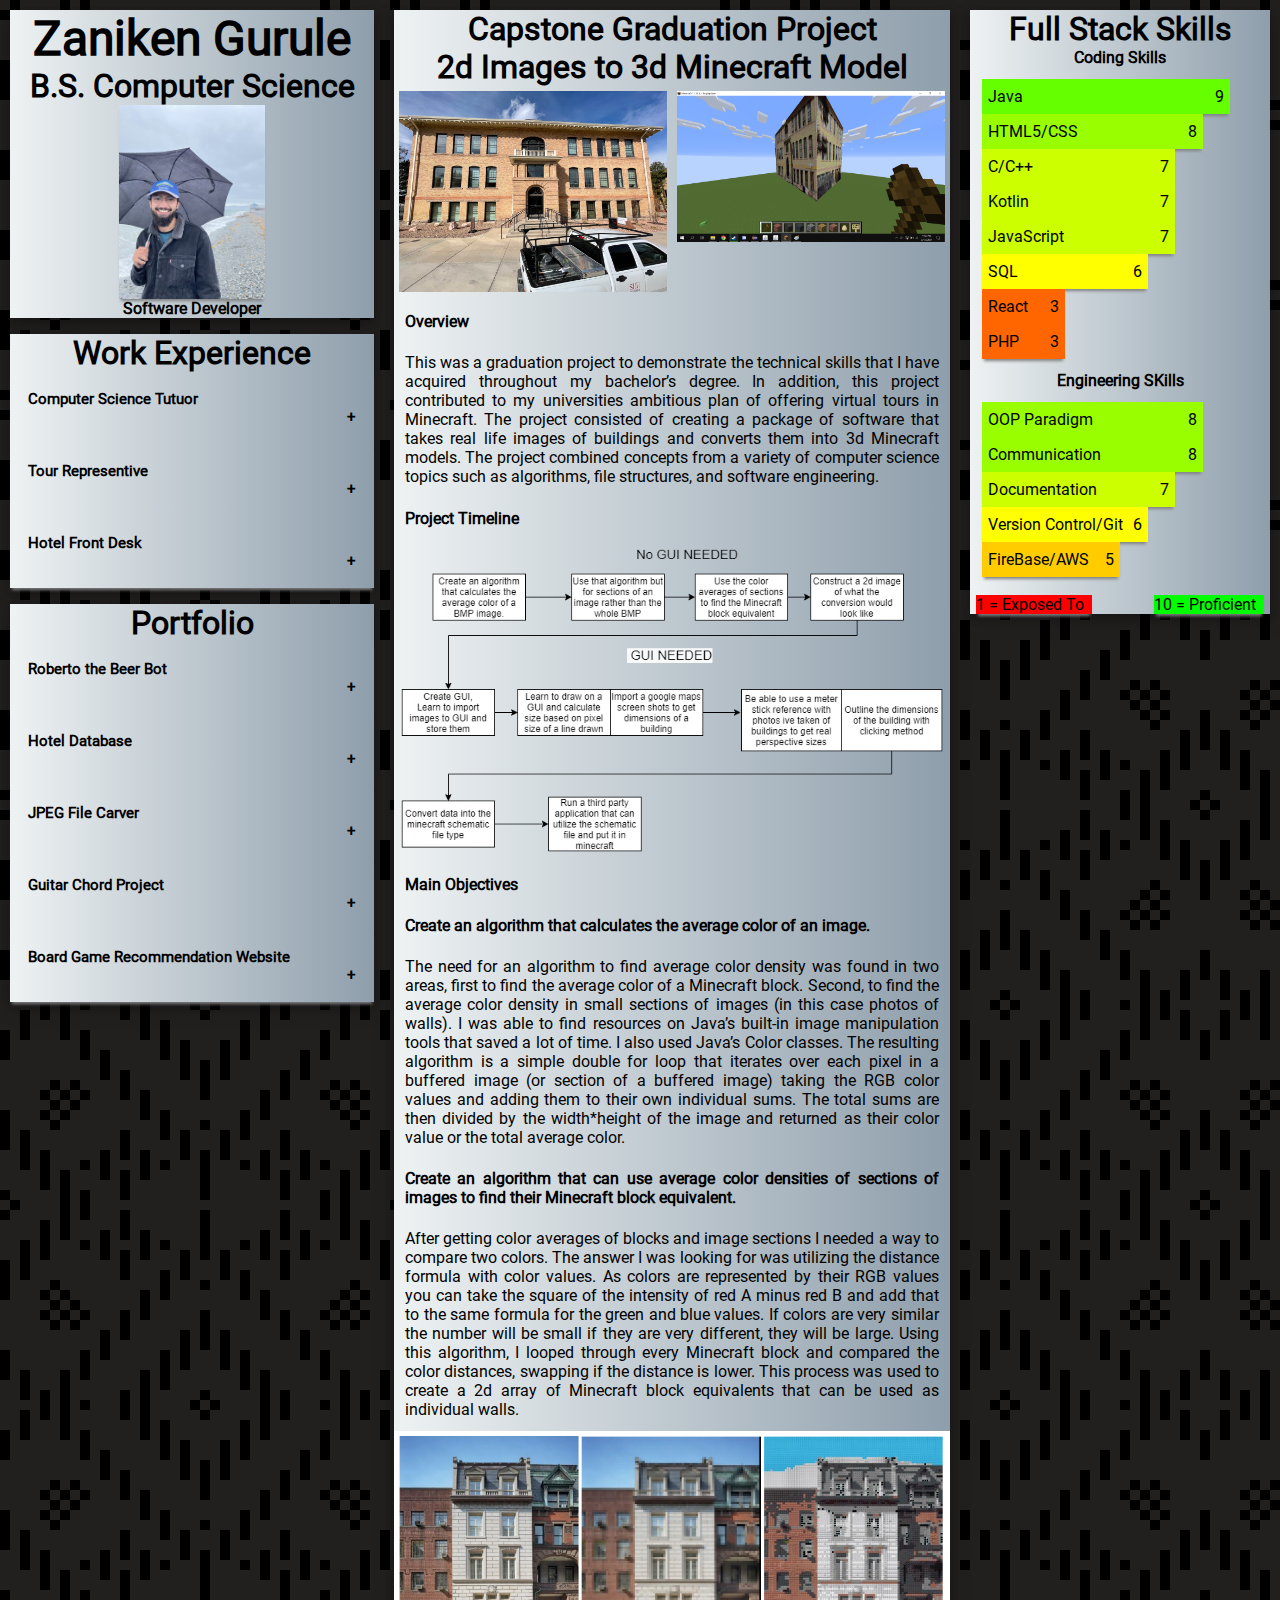
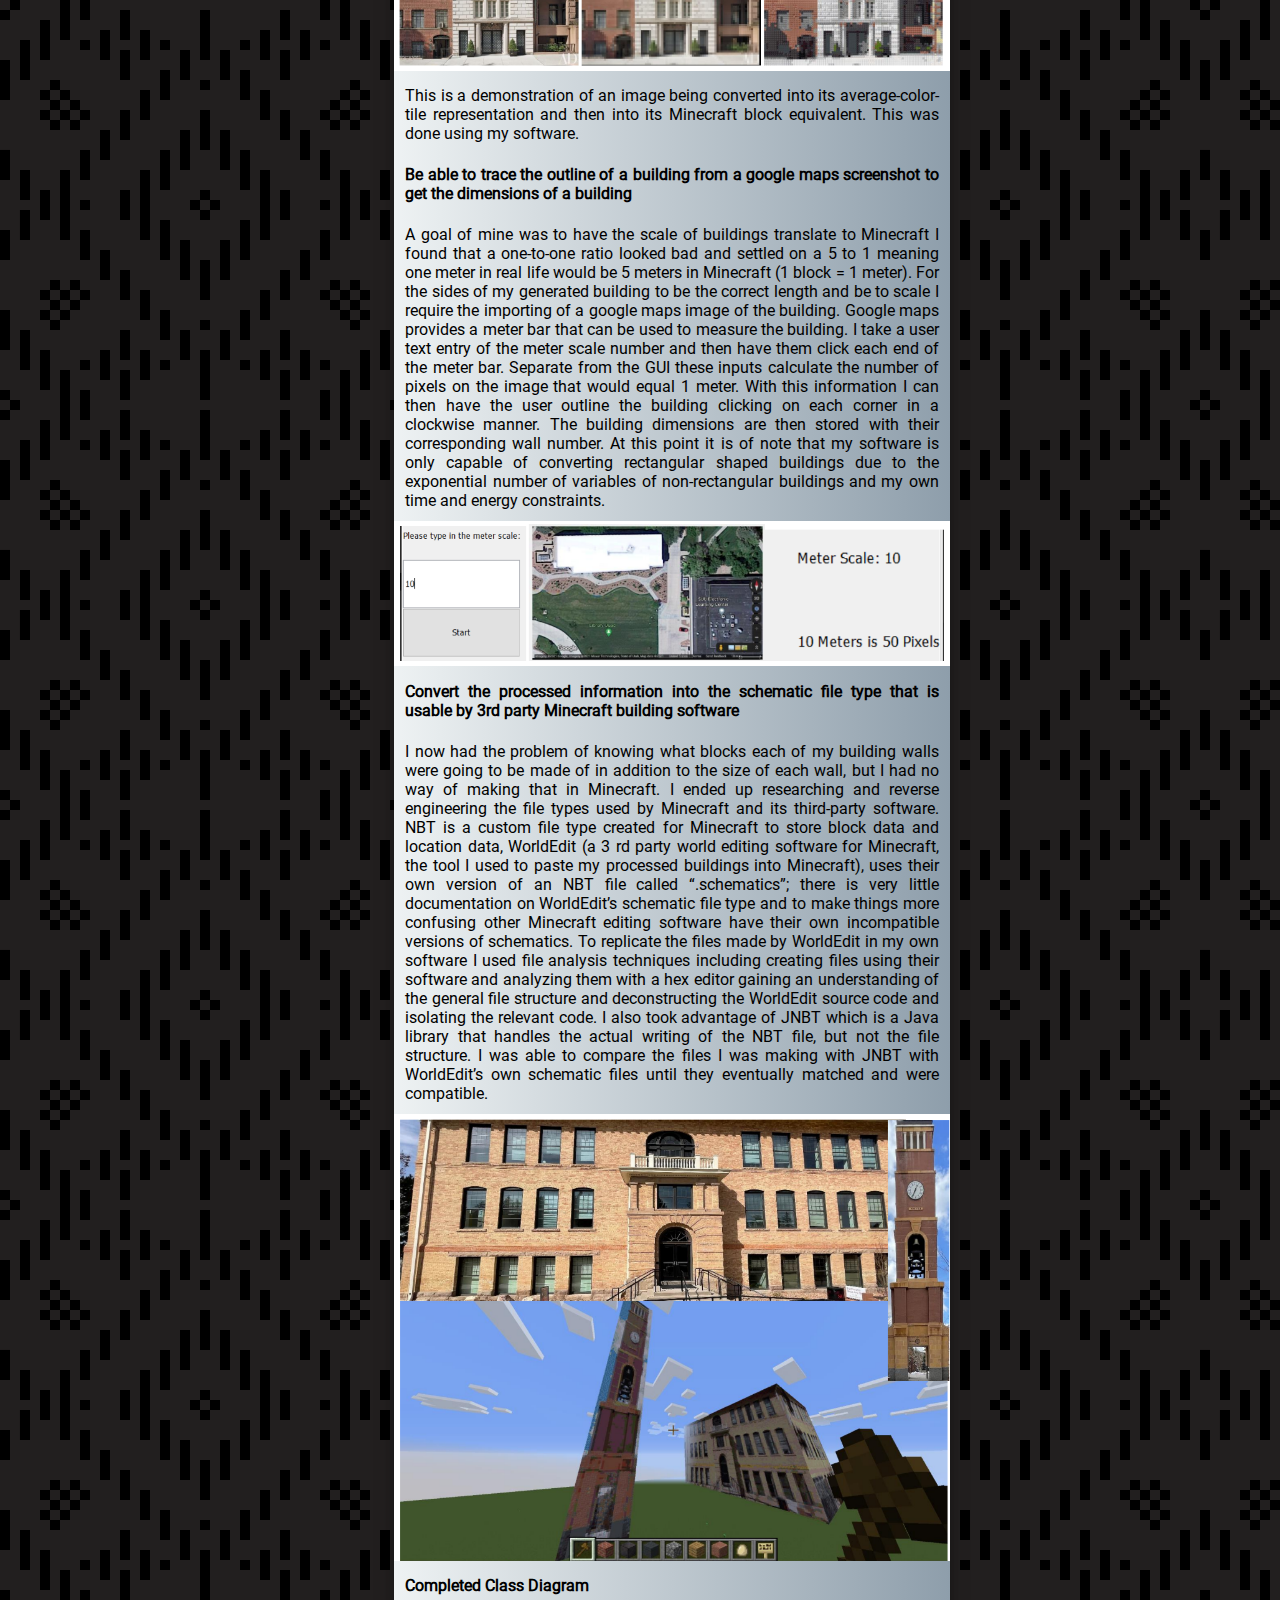
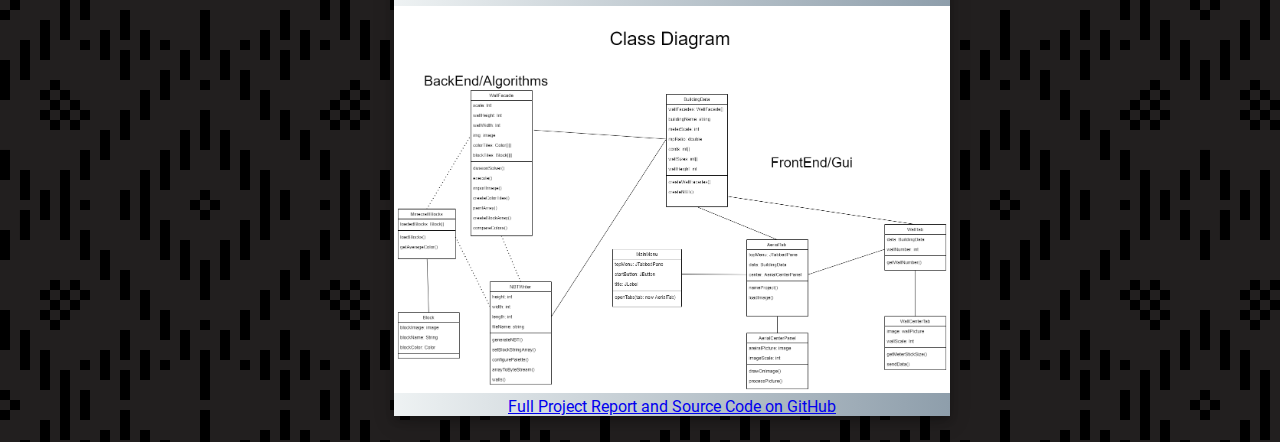
<file: index.html>
<!DOCTYPE html>
<html lang="en">

<head>
    <title>Zaniken's Portfolio</title>
    <meta charset="UTF-8">
    <link rel="icon" href="images/logo.png">
    <link rel="stylesheet" href="websiteStyle.css">
    <meta name="viewport" content="width=device-width, initial-scale=1.0">

</head>

<body>



    <div class="masonry">

        <div class="left column">
            <div class="card">
                <h1 id="nameH1">Zaniken Gurule</h1>
                <h1>B.S. Computer Science</h1>
                <!-- <img src="zan.jpg" class="cardPicture"> -->
                <div class="slidesContainer">
                    <img class="mySlides" src="images/me1.jpg">
                    <img class="mySlides" src="images/me2.jpg">
                    <img class="mySlides" src="images/me3.jpg">
                    <img class="mySlides" src="images/me4.jpg">

                </div>
                <h2>Software Developer</h2>
            </div>

            <div class="card">
                <h1>Work Experience</h1>

                <button class="collapsible">
                    <h2>Computer Science Tutuor</h2>
                </button>

                <div class="content">
                    <div class="resume">
                        <p>
                            <span id="left">Southern Utah University</span>
                            <span id="right">Sep 2021 - Current</span>
                        </p>
                        <p> <span id="right">Cedar City, UT</span></p><br><br><br>
                        <ul>
                            <li>Have core knowledge of computer science topics.</li>
                            <li>Recognize common problems and errors in OOP programming.</li>
                            <li>Have strong Java programming skills.</li>
                            <li>Have patience with peers who are new to CS.</li>
                        </ul>
                    </div>
                </div>

                <button class="collapsible">
                    <h2>Tour Representive</h2>
                </button>
                <div class="content">
                    <div class="resume">
                        <p>
                            <span id="left">Denali Park Zipline</span>
                            <span id="right">May 2021 - Sep 2021</span>
                        </p><br>
                        <p> <span id="right">Healy, AK</span></p><br><br>
                        <ul>
                            <li>Sell and book adventure activities in a tourist dense area.</li>
                            <li>Understand and orchestrate Denali Park Zipline logistics.</li>
                            <li>Organize and verify daily paperwork.</li>
                        </ul>
                    </div>
                </div>
                <button class="collapsible">
                    <h2>Hotel Front Desk</h2>
                </button>
                <div class="content">
                    <div class="resume">
                        <p>
                            <span id="left">Ruby's Inn</span>
                            <span id="right">June 2021 - Sep 2020</span>
                        </p>
                        <p> <span id="right">Bryce Canyon, UT</span></p><br><br><br>
                        <ul>
                            <li>Check in large amounts of customers during peak season.</li>
                            <li>Place reservations over the phone and in person.</li>
                            <li>Work with third party booking agencies such as Expedia.</li>
                            <li>Explain Park attractions and trails to customers.</li>
                        </ul>
                    </div>
                </div>



            </div>
            <div class="card">
                <h1>Portfolio</h1>
                <button class="collapsible">
                    <h2>Roberto the Beer Bot</h2>
                </button>
                <div class="content">
                    <div class="portfolio">
                        <ul>
                            <li>This was a project to create an artificial intelligence that could interact in the physical world.
                            </li>
                            <li>The type of AI used is known as ‘table based’ meaning each possible interaction the bot could have was hard coded.</li>
                            <li>The robot was assembled using Lego Mindstorm pieces.</li>
                            <li>The robots functionality was implemented in the C programming language.</li>
                        </ul>
                        <br>
                        <p>
                            <span id="left"><a href="https://www.youtube.com/watch?v=tRLXwRvAy0g"
                                    target="_blank">Project
                                    Video</a></span>
                            <span id="right"><a href="https://github.com/Zaniken/AIRobot" target="_blank">Code on
                                    GitHub</a>
                            </span>
                        </p>
                    </div>
                </div>

                <button class="collapsible">
                    <h2>Hotel Database</h2>
                </button>
                <div class="content">
                    <div class="portfolio">
                        <ul>
                            <li>This project was to create a database and UI for a fictional hotel.</li>
                            <li>Documentation included: ERD diagram and Relational model.</li>
                            <li>Front end was coded in Java.</li>
                            <li>Database was made in MySQL.</li>
                        </ul>
                        <br>
                        <p>
                            <span id="left"></span>
                            <span id="right"><a href="https://github.com/Zaniken/Hotel-Database" target="_blank">Code
                                    and
                                    diagrams on
                                    GitHub</a></span>
                        </p>
                    </div>
                </div>


                <button class="collapsible">
                    <h2>JPEG File Carver</h2>
                </button>
                <div class="content">
                    <div class="portfolio">
                        <ul>
                            <li>This project was to “carve” out jpeg images from a binary file.</li>
                            <li>Documentation included: ERD diagram and Relational model.</li>
                            <li>This code utilized multithreading to optimize speed and system resource usage.</li>
                            <li>This project was coded in Java.</li>
                        </ul>
                        <br>
                        <p>
                            <span id="left"></span>
                            <span id="right"><a href="https://github.com/Zaniken/JPEG-file-carver" target="_blank">Code
                                    on
                                    GitHub</a></span>
                        </p>
                    </div>
                </div>
                <button class="collapsible">
                    <h2>Guitar Chord Project</h2>
                </button>
                <div class="content">
                    <div class="portfolio">
                        <ul>
                            <li>This project was to create an application that could help guitar players memorize chords or look up chords.</li>
                            <li>This project was a way for me to learn JavaScript on my own.</li>
                            <li>The Interface was made in HTML.</li>
                        </ul>
                        <br>
                        <p>
                            <span id="left">Link</span>
                            <span id="right"><a href="https://github.com/Zaniken/GuitarChords" target="_blank ">Code on
                                    GitHub</a></span>
                        </p>
                    </div>
                </div>
                <button class="collapsible">
                    <h2>Board Game Recommendation Website</h2>
                </button>
                <div class="content">
                    <div class="portfolio">
                        <ul>
                            <li>The primary role of this project was to utilize software engineering principles and implement proper documentation..</li>
                            <li>The project itself was to create a website that would generate board game recommendations. The website's back end was created in Python.</li>
                            <li>Documentation included: Model selection justification, Class diagrams, Unit Testing documentation, Functional Requirements, and Nonfunctional Requirements.</li>

                        </ul>
                        <br>
                        <p>
                            <span id="left"></span>
                            <span id="right"> <a
                                    href="https://github.com/urd000med/softwareProject/tree/master/Documents"
                                    target="_blank ">Code and Documentation on GitHub</a></span>
                        </p>
                    </div>
                </div>


            </div>
        </div>
        <!-- <div class="card">
            <h1>Biography</h1>
        </div> -->

        <div class="middle column">
            <div class="card">

                <h1>Capstone Graduation Project</h1>
                <h1>2d Images to 3d Minecraft Model </h1>

                <div class="row">
                    <div class="col">
                        <img src="images/preproduct.JPG" style="width:100%">
                    </div>
                    <div class="col">
                        <img src="images/product.png" style="width:100%">
                    </div>

                </div>

                <div class="capstone">
                    <h2>Overview</h2>
                    <p>This was a graduation project to demonstrate the technical skills that I have acquired throughout my bachelor’s degree. In addition, this project contributed to my universities ambitious plan of offering virtual tours in Minecraft.
                        The project consisted of creating a package of software that takes real life images of buildings and converts them into 3d Minecraft models. The project combined concepts from a variety of computer science topics such as algorithms,
                        file structures, and software engineering.</p>
                    <h2>Project Timeline</h2>
                    <img src="images/Timeline.png" width="100%" height=auto>
                    <h2>Main Objectives</h2>
                    <h3>Create an algorithm that calculates the average color of an image.</h3>
                    <p>
                        The need for an algorithm to find average color density was found in two areas, first to find the average color of a Minecraft block. Second, to find the average color density in small sections of images (in this case photos of walls). I was able to find
                        resources on Java’s built-in image manipulation tools that saved a lot of time. I also used Java’s Color classes. The resulting algorithm is a simple double for loop that iterates over each pixel in a buffered image (or section
                        of a buffered image) taking the RGB color values and adding them to their own individual sums. The total sums are then divided by the width*height of the image and returned as their color value or the total average color.
                    </p>
                    <h3>Create an algorithm that can use average color densities of sections of images to find their Minecraft block equivalent.</h3>
                    <p>
                        After getting color averages of blocks and image sections I needed a way to compare two colors. The answer I was looking for was utilizing the distance formula with color values. As colors are represented by their RGB values you can take the square of
                        the intensity of red A minus red B and add that to the same formula for the green and blue values. If colors are very similar the number will be small if they are very different, they will be large. Using this algorithm, I looped
                        through every Minecraft block and compared the color distances, swapping if the distance is lower. This process was used to create a 2d array of Minecraft block equivalents that can be used as individual walls.
                    </p>

                    <img src="images/demo.PNG" width="100%" height=auto>
                    <p>This is a demonstration of an image being converted into its average-color-tile representation and then into its Minecraft block equivalent. This was done using my software.</p>
                    <h3>Be able to trace the outline of a building from a google maps screenshot to get the dimensions of a building</h3>
                    <p>
                        A goal of mine was to have the scale of buildings translate to Minecraft I found that a one-to-one ratio looked bad and settled on a 5 to 1 meaning one meter in real life would be 5 meters in Minecraft (1 block = 1 meter). For the sides of my generated
                        building to be the correct length and be to scale I require the importing of a google maps image of the building. Google maps provides a meter bar that can be used to measure the building. I take a user text entry of the meter
                        scale number and then have them click each end of the meter bar. Separate from the GUI these inputs calculate the number of pixels on the image that would equal 1 meter. With this information I can then have the user outline the
                        building clicking on each corner in a clockwise manner. The building dimensions are then stored with their corresponding wall number. At this point it is of note that my software is only capable of converting rectangular shaped
                        buildings due to the exponential number of variables of non-rectangular buildings and my own time and energy constraints.
                    </p>
                    <img src="images/gui.PNG" width="100%" heigh=auto;>
                    <h3>Convert the processed information into the schematic file type that is usable by 3rd party Minecraft building software</h3>
                    <p>I now had the problem of knowing what blocks each of my building walls were going to be made of in addition to the size of each wall, but I had no way of making that in Minecraft. I ended up researching and reverse engineering the
                        file types used by Minecraft and its third-party software. NBT is a custom file type created for Minecraft to store block data and location data, WorldEdit (a 3 rd party world editing software for Minecraft, the tool I used to
                        paste my processed buildings into Minecraft), uses their own version of an NBT file called “.schematics”; there is very little documentation on WorldEdit’s schematic file type and to make things more confusing other Minecraft editing
                        software have their own incompatible versions of schematics. To replicate the files made by WorldEdit in my own software I used file analysis techniques including creating files using their software and analyzing them with a hex
                        editor gaining an understanding of the general file structure and deconstructing the WorldEdit source code and isolating the relevant code. I also took advantage of JNBT which is a Java library that handles the actual writing of
                        the NBT file, but not the file structure. I was able to compare the files I was making with JNBT with WorldEdit’s own schematic files until they eventually matched and were compatible.
                    </p>
                    <img src="images/buildings.png" width="100%" height=auto>
                    <h3>Completed Class Diagram</h3>
                    <img src="images/class.png" width="100%" height=auto>


                </div>
                <p>
                    <!-- <span id="left">Denali Park Zipline</span> -->
                    <a href="https://github.com/Zaniken/minecraft-2dpicturesTo3dModels/blob/main/Report.pdf" target="_blank">Full Project Report and Source Code on GitHub</a>
                </p>

            </div>






        </div>
        <div class="right column">
            <div class="card">
                <h1>Full Stack Skills</h1>
                <h2>Coding Skills</h2>
                <ul class="list">
                    <li>
                        <div class="container">
                            <div class="skills ninety"> <span class="listItemName">Java </span><span class="listItemValue">9</span> </div>
                        </div>
                    </li>
                    <li>
                        <div class="container">
                            <div class="skills eighty"> <span class="listItemName">HTML5/CSS</span><span class="listItemValue">8</span> </div>
                        </div>
                    </li>
                    <li>
                        <div class="container">
                            <div class="skills seventy"> <span class="listItemName">C/C++ </span><span class="listItemValue">7</span> </div>
                        </div>
                    </li>
                    <li>
                        <div class="container">
                            <div class="skills seventy"> <span class="listItemName">Kotlin </span><span class="listItemValue">7</span> </div>
                        </div>
                    </li>
                    <li>
                        <div class="container">
                            <div class="skills seventy"> <span class="listItemName">JavaScript </span><span class="listItemValue">7</span> </div>
                        </div>
                    </li>
                    <li>
                        <div class="container">
                            <div class="skills sixty"> <span class="listItemName">SQL </span><span class="listItemValue">6</span> </div>
                        </div>
                    </li>

                    <li>
                        <div class="container">
                            <div class="skills thirty"> <span class="listItemName">React </span><span class="listItemValue">3</span> </div>
                        </div>
                    </li>

                    <li>
                        <div class="container">
                            <div class="skills thirty"> <span class="listItemName">PHP </span><span class="listItemValue">3</span> </div>
                        </div>
                    </li>
                    <!-- <li>C/C++</li>
                <li>Kotlin</li>
                <li>SQL</li>
                <li>HTML5</li>
                <li>React</li>
                <li>JavaScript</li>
                <li>PHP</li> -->
                </ul>
                <h2>Engineering SKills</h2>
                <ul class="list">

                    <li>
                        <div class="container">
                            <div class="skills eighty"> <span class="listItemName">OOP Paradigm </span><span class="listItemValue">8</span> </div>
                        </div>
                    </li>
                    <li>
                        <div class="container">
                            <div class="skills eighty"> <span class="listItemName">Communication </span><span class="listItemValue">8</span> </div>
                        </div>
                    </li>
                    <li>
                        <div class="container">
                            <div class="skills seventy"> <span class="listItemName">Documentation </span><span class="listItemValue">7</span> </div>
                        </div>
                    </li>
                    <li>
                        <div class="container">
                            <div class="skills sixty"> <span class="listItemName">Version Control/Git </span><span class="listItemValue">6</span> </div>
                        </div>
                    </li>
                    <li>
                        <div class="container">
                            <div class="skills fifty"> <span class="listItemName">FireBase/AWS </span><span class="listItemValue">5</span> </div>
                        </div>
                    </li>


                    <!-- <li>Documentation</li>
                <li>OOP</li>
                <li>Communication</li>
                <li>Version Control/Git</li>
                <li>AWS/FireBase</li> -->
                </ul>
                <p id="key">
                    <span id="left">1 = Exposed To &nbsp;</span>
                    <span id="right">10 = Proficient &nbsp; </span>
                </p>
            </div>
        </div>
    </div>

</body>
<script src="scripts/slide.js"></script>

</html>
</file>
<file: websiteStyle.css>
* {
    margin: 0;
    padding: 0;
    border: 0;
    font-size: 100%;
    font-family: basicFont;
    vertical-align: baseline;
    box-sizing: border-box;
}
h1,h2,h3{
    font-family: basicFont;
}
#nameH1{
    font-family: basicFont;
    font-size: 3em;

    /* background: url(images/name.png) no-repeat;
    background-size: cover;
    /* -webkit-background-clip: text;
    -webkit-text-fill-color: transparent;
    -webkit-text-stroke-width: 1px;
    -webkit-text-stroke-color:  rgb(160,160,255); */ 
    
}
h1{
    font-size: 2em;
}h2{
    font-size: 1em;
}
h3{
    font-size: 1em;
}
@font-face {
    font-family: titleFont;
    src: url("styles/PlayfairDisplay-VariableFont_wght.ttf");
}
@font-face {
    font-family: titleFont2;
    src: url("styles/Staatliches-Regular.ttf");
}@font-face {
    font-family: basicFont;
    src: url("styles/Roboto-Regular.ttf")
}

body {
    background-image: url("images/back2.png");
    background-repeat: repeat;
    /* background-size: cover; */
    background-color: #cccccc;

}

 .right {
  width: 25%;
}
.left{
  width:30%
}

.middle {
  width: 45%;
}
.column {
  float: left;
  padding: 10px;

}.row:after {
  content: "";
  display: table;
  clear: both;
}
@media screen and (max-width: 600px) {
  .column {
    width: 100%;
  }
}
.masonry {
    /* margin: 1em;
    column-count: 1;
    -webkit-column-count: 1;
    -moz-column-count: 1;
    column-gap: 1em;
    -webkit-column-gap: 1em;
    -moz-column-gap: 1em;
    color: black; */
  width:100%;
    
    /* scuffed  */
    /* max-height: 1000px; */
}
/* @media only screen and (min-width: 600px) {
  .masonry {
    margin: 1em;
    column-count: 2;
    -webkit-column-count: 2;
    -moz-column-count: 2;
    column-gap: 1em;
    -webkit-column-gap: 1em;
    -moz-column-gap: 1em;
    color: black;
   
  }}
@media only screen and (min-width: 768px) {
  .masonry {
    margin: 1em;
    column-count: 3;
    -webkit-column-count: 3;
    -moz-column-count: 3;
    column-gap: 1em;
    -webkit-column-gap: 1em;
    -moz-column-gap: 1em;
    color: black;
    /* max-height: 1000px; */
  /* }
} */ 


.card {
    box-shadow: 0 4px 8px 0 rgba(0, 0, 0, 0.2), 0 6px 20px 0 rgba(0, 0, 0, 0.19);
    text-align: center;
    display:inline-block;
    margin: 0 0 1em;
    width: 100%;
    background: #8e9eab;
    /* fallback for old browsers */
    background: -webkit-linear-gradient(to right, #eef2f3, #8e9eab);
    /* Chrome 10-25, Safari 5.1-6 */
    background: linear-gradient(to right, #eef2f3, #8e9eab);
    /* W3C, IE 10+/ Edge, Firefox 16+, Chrome 26+, Opera 12+, Safari 7+ */
    color: black;
}

#testid {
    border: solid black;
}

.cardPicture {
    display: block;
    margin-left: auto;
    margin-right: auto;
    border-radius: 50%;
    width: 40%;
    height: auto;
}


/*
#section1 {
    background-image: url('Untitled.png');
}*/


/*skill bars */

.list {
    list-style-type: none;
    list-style: none;
    width: 100%;
    padding: 4%;
}

.list li {
    display: flex;
    line-height: 15px;
    width: 100%;
}



.listItemName {
    margin: 0 auto;
    float: left;
    padding-left: 6px;
}

.listItemValue {
    padding-right: 6px;
    margin: 0 auto;
    float: right;
}

.container {
    width: 100%;
    display: flex;
    /* background-color: #ddd;  Grey background */
}

.skills {
    padding-top: 10px;
    /* Add top padding */
    padding-bottom: 10px;
    /* Add bottom padding */
    color: black;
    /* White text color */
    width: 100%;
    box-shadow: 0 4px 3px -2px gray;
    
}
@-webkit-keyframes progressBar1 {
    0% { width: 10%; }
    100% { width: 10%; }
  }
  
@-moz-keyframes progressBar1 {
    0% { width: 10%; }
    100% { width: 10%; }
  }

  @-webkit-keyframes progressBar2 {
    0% { width: 20%; }
    100% { width: 20%; }
  }
  
@-moz-keyframes progressBar2 {
    0% { width: 20%; }
    100% { width: 20%; }
  }
  @-webkit-keyframes progressBar3 {
    0% { width: 25%; }
    100% { width: 30%; }
  }
  
@-moz-keyframes progressBar3 {
    0% { width: 25%; }
    100% { width: 30%; }
  }
  @-webkit-keyframes progressBar4 {
    0% { width: 25%; }
    100% { width: 40%; }
  }
  
@-moz-keyframes progressBar4 {
    0% { width: 25%; }
    100% { width: 40%; }
  }@-webkit-keyframes progressBar4 {
    0% { width: 25%; }
    100% { width: 40%; }
  }
  
@-moz-keyframes progressBar5 {
    0% { width: 25%; }
    100% { width: 50%; }
  }@-webkit-keyframes progressBar5 {
    0% { width: 25%; }
    100% { width: 50%; }
  }
  
@-moz-keyframes progressBar6 {
    0% { width: 25%; }
    100% { width: 60%; }
  }@-webkit-keyframes progressBar6 {
    0% { width: 25%; }
    100% { width: 60%; }
  }
  
@-moz-keyframes progressBar7 {
    0% { width: 25%; }
    100% { width: 70%; }
  }@-webkit-keyframes progressBar7 {
    0% { width: 25%; }
    100% { width: 70%; }
  }
  
@-moz-keyframes progressBar8 {
    0% { width: 25%; }
    100% { width: 80%; }
  }@-webkit-keyframes progressBar8 {
    0% { width: 25%; }
    100% { width: 80%; }
  }
  
@-moz-keyframes progressBar9 {
    0% { width: 25%; }
    100% { width: 90%; }
  }@-webkit-keyframes progressBar9 {
    0% { width: 25%; }
    100% { width: 90%; }
  }
  
  @-moz-keyframes progressBar10 {
    0% { width: 25%; }
    100% { width: 100%; }
  }@-webkit-keyframes progressBar10 {
    0% { width: 25%; }
    100% { width: 100%; }
  }
  
.ten {
    width: 10%;
    background-color: #FF0000;
    -webkit-animation: progressBar1 6s ease-in-out;
    -webkit-animation-fill-mode:both; 
    -moz-animation: progressBar1 6s ease-in-out;
    -moz-animation-fill-mode:both; 
}

.twenty {
    width: 20%;
    background-color: #FF3300;
    -webkit-animation: progressBar2 6s ease-in-out;
    -webkit-animation-fill-mode:both; 
    -moz-animation: progressBar2 6s ease-in-out;
    -moz-animation-fill-mode:both; 
}

.thirty {
    width: 30%;
    background-color: #ff6600;
    -webkit-animation: progressBar3 6s ease-in-out;
    -webkit-animation-fill-mode:both; 
    -moz-animation: progressBar3 6s ease-in-out;
    -moz-animation-fill-mode:both; 
}

.forty {
    width: 40%;
    background-color: #ff9900;
    -webkit-animation: progressBar4 6s ease-in-out;
    -webkit-animation-fill-mode:both; 
    -moz-animation: progressBar4 6s ease-in-out;
    -moz-animation-fill-mode:both; 
}

.fifty {
    width: 50%;
    background-color: #FFCC00;
    -webkit-animation: progressBar5 6s ease-in-out;
    -webkit-animation-fill-mode:both; 
    -moz-animation: progressBar5 6s ease-in-out;
    -moz-animation-fill-mode:both; 
}

.sixty {
    width: 60%;
    background-color: #FFFF00;
    -webkit-animation: progressBar6 6s ease-in-out;
    -webkit-animation-fill-mode:both; 
    -moz-animation: progressBar6 6s ease-in-out;
    -moz-animation-fill-mode:both; 
}

.seventy {
    width: 70%;
    background-color: #ccff00;
    -webkit-animation: progressBar7 6s ease-in-out;
    -webkit-animation-fill-mode:both; 
    -moz-animation: progressBar7 6s ease-in-out;
    -moz-animation-fill-mode:both; 
}

.eighty {
    width: 80%;
    background-color: #99ff00;
    -webkit-animation: progressBar8 6s ease-in-out;
    -webkit-animation-fill-mode:both; 
    -moz-animation: progressBar8 6s ease-in-out;
    -moz-animation-fill-mode:both; 
}

.ninety {
    width: 90%;
    background-color: #66ff00;
    -webkit-animation: progressBar9 6s ease-in-out;
    -webkit-animation-fill-mode:both; 
    -moz-animation: progressBar9 6s ease-in-out;
    -moz-animation-fill-mode:both; 
}

.oneHundred {
    width: 100%;
    background-color: #00FF00;
    -webkit-animation: progressBar10 6s ease-in-out;
    -webkit-animation-fill-mode:both; 
    -moz-animation: progressBar10 6s ease-in-out;
    -moz-animation-fill-mode:both; 
}
#key{
  padding:2%;
  margin-bottom: 4%;
}
#key #left{
  color:black;
  background-color: #FF0000;
  box-shadow: 0 4px 3px -2px gray;
}
#key #right{
  color:black;
  background-color: #00FF00;
  box-shadow: 0 4px 3px -2px gray;
}
/* Slide show */
.mySlides {
    display:none;
    margin-left: auto;
    margin-right: auto;
    
    width: 40%;
    height: auto;
    box-shadow: 0 4px 3px -2px gray;
}
.slidesContainer{
    /* max-width:200px; */
}
/* Drop down content */
.collapsible {
    /* background-color: #eef2f3; */
    /* color: white; */
    background: #8e9eab;
    /* fallback for old browsers */
    background: -webkit-linear-gradient(to right, #eef2f3, #8e9eab);
    /* Chrome 10-25, Safari 5.1-6 */
    background: linear-gradient(to right, #eef2f3, #8e9eab);
    cursor: pointer;
    padding: 18px;
    width: 100%;
    border: none;
    text-align: left;
    outline: none;
    font-size: 15px;
    box-shadow: 0 4px 3px -2px gray;
  }
  
  .active, .collapsible:hover {
    /* background-color: #8e9eab; */
  }
  
  .collapsible:after {
    content: '\002B';
    /* color: white; */
    font-weight: bold;
    float: right;
    margin-left: 5px;
  }
  
  .active:after {
    content: "\2212";
  }
  
  .content {
    padding: 0 18px;
    max-height: 0;
    overflow: hidden;
    transition: max-height 0.2s ease-out;
    /* background-color: #f1f1f1; */
  }
  .content .resume{
      padding: 2%;
  }
  /* Resume content */

.resume{
  display: block;
  width: 100%;
  text-align: left;
}

#left{
     float: left;
     margin: 0 auto;
}
#right{
    float: right;
    margin: 0 auto;
}
/* Portfolio */
.content .portfolio{
    padding: 2%;
    text-align: left;
}
/*Capstone*/
.capstone{
  text-align: justify;
}
.capstone p, .capstone h2, .capstone h3{
  padding: 2%;
}
.row {
  display: flex;
}
.col {
  flex: 33.33%;
  padding: 5px;
}
</file>
